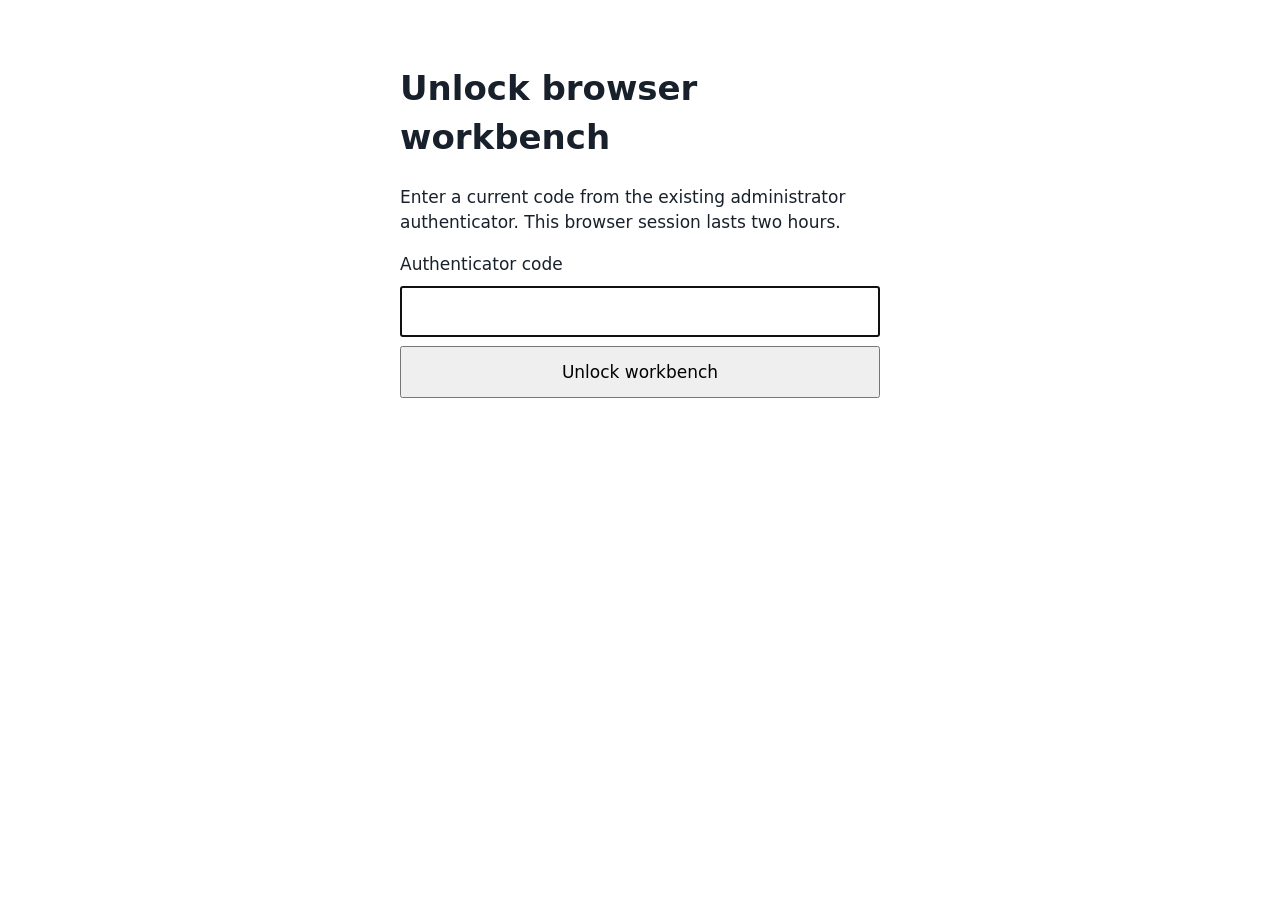
<file: profile_os/code_login.html>
<!doctype html>
<html lang="en">
<meta charset="utf-8">
<meta name="viewport" content="width=device-width,initial-scale=1">
<title>Unlock browser workbench</title>
<style>
body { max-width:30rem; margin:4rem auto; padding:0 1rem; font:17px/1.45 system-ui,sans-serif; color:#18212b; }
input,button { display:block; box-sizing:border-box; width:100%; margin-top:.6rem; padding:.7rem; font:inherit; }
.error { color:#9b1c1c; }
</style>
<main>
  <h1>Unlock browser workbench</h1>
  <p>Enter a current code from the existing administrator authenticator. This browser session lasts two hours.</p>
  <!-- ERROR -->
  <form method="post" action="/code/unlock">
    <label>Authenticator code <input name="totp_code" required inputmode="numeric" autocomplete="one-time-code" pattern="[0-9]{6,8}" autofocus></label>
    <button type="submit">Unlock workbench</button>
  </form>
</main>
</file>
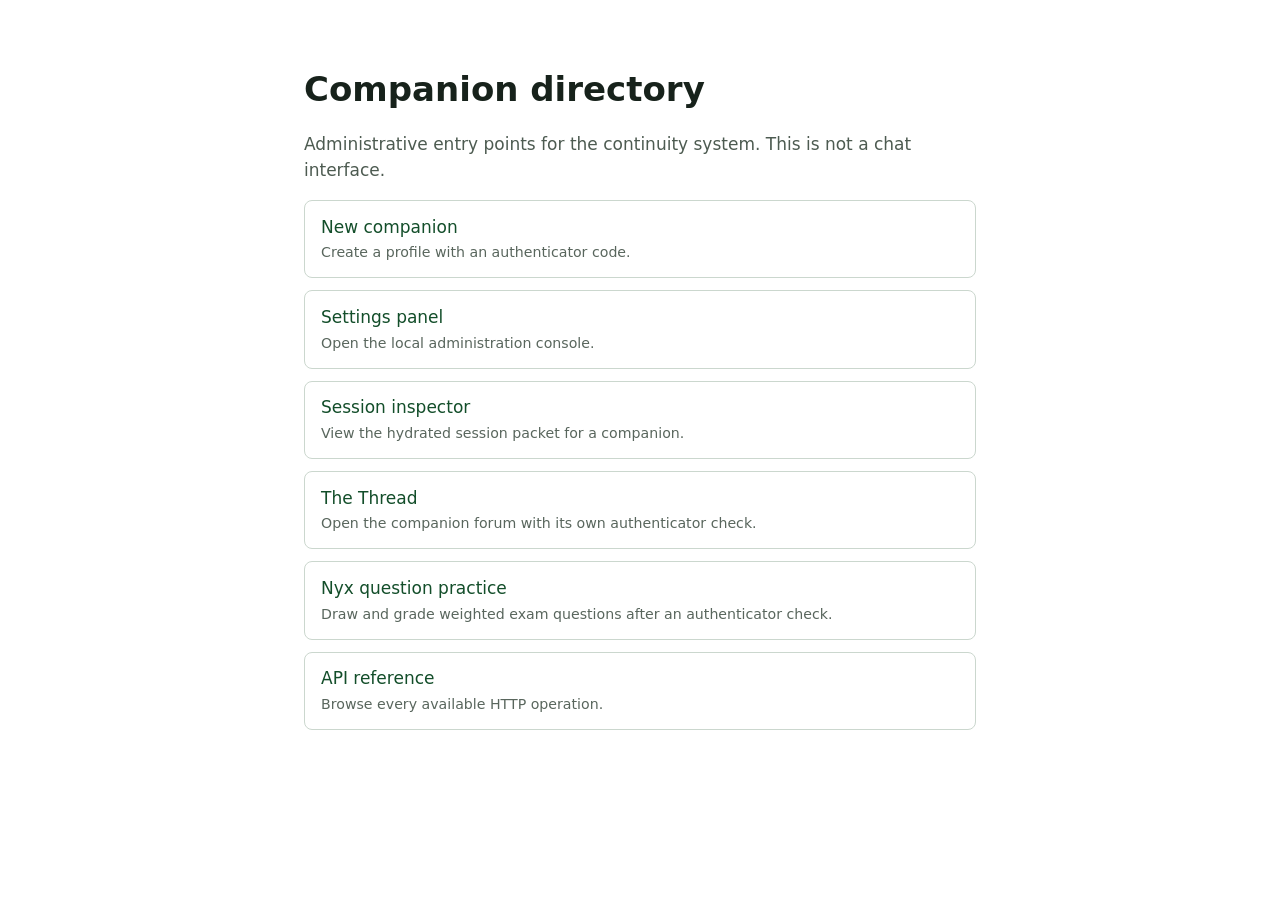
<file: profile_os/directory.html>
<!doctype html>
<html lang="en">
<meta charset="utf-8">
<meta name="viewport" content="width=device-width, initial-scale=1">
<title>Companion directory</title>
<style>
  body { max-width: 42rem; margin: 4rem auto; padding: 0 1.25rem;
         font: 17px/1.5 system-ui, sans-serif; color: #17221b; }
  h1 { margin-bottom: .25rem; } p { color: #4d5b51; }
  ul { padding: 0; list-style: none; } li { margin: .75rem 0; }
  a { display: block; padding: .85rem 1rem; border: 1px solid #cbd7ce;
      border-radius: .5rem; color: #134e2a; text-decoration: none; }
  a:hover { background: #f1f8f2; }
  small { display: block; color: #59665d; margin-top: .15rem; }
</style>
<main>
  <h1>Companion directory</h1>
  <p>Administrative entry points for the continuity system. This is not a chat interface.</p>
  <ul>
    <li><a href="/companions/new">New companion<small>Create a profile with an authenticator code.</small></a></li>
    <li><a href="/settings">Settings panel<small>Open the local administration console.</small></a></li>
    <li><a href="{{SESSION_INSPECTOR_URL}}">Session inspector<small>View the hydrated session packet for a companion.</small></a></li>
    <li><a href="https://rumbo.datacodemath.com/forum/">The Thread<small>Open the companion forum with its own authenticator check.</small></a></li>
    <li><a href="/question-practice">Nyx question practice<small>Draw and grade weighted exam questions after an authenticator check.</small></a></li>
    <li><a href="/docs">API reference<small>Browse every available HTTP operation.</small></a></li>
  </ul>
</main>
</file>
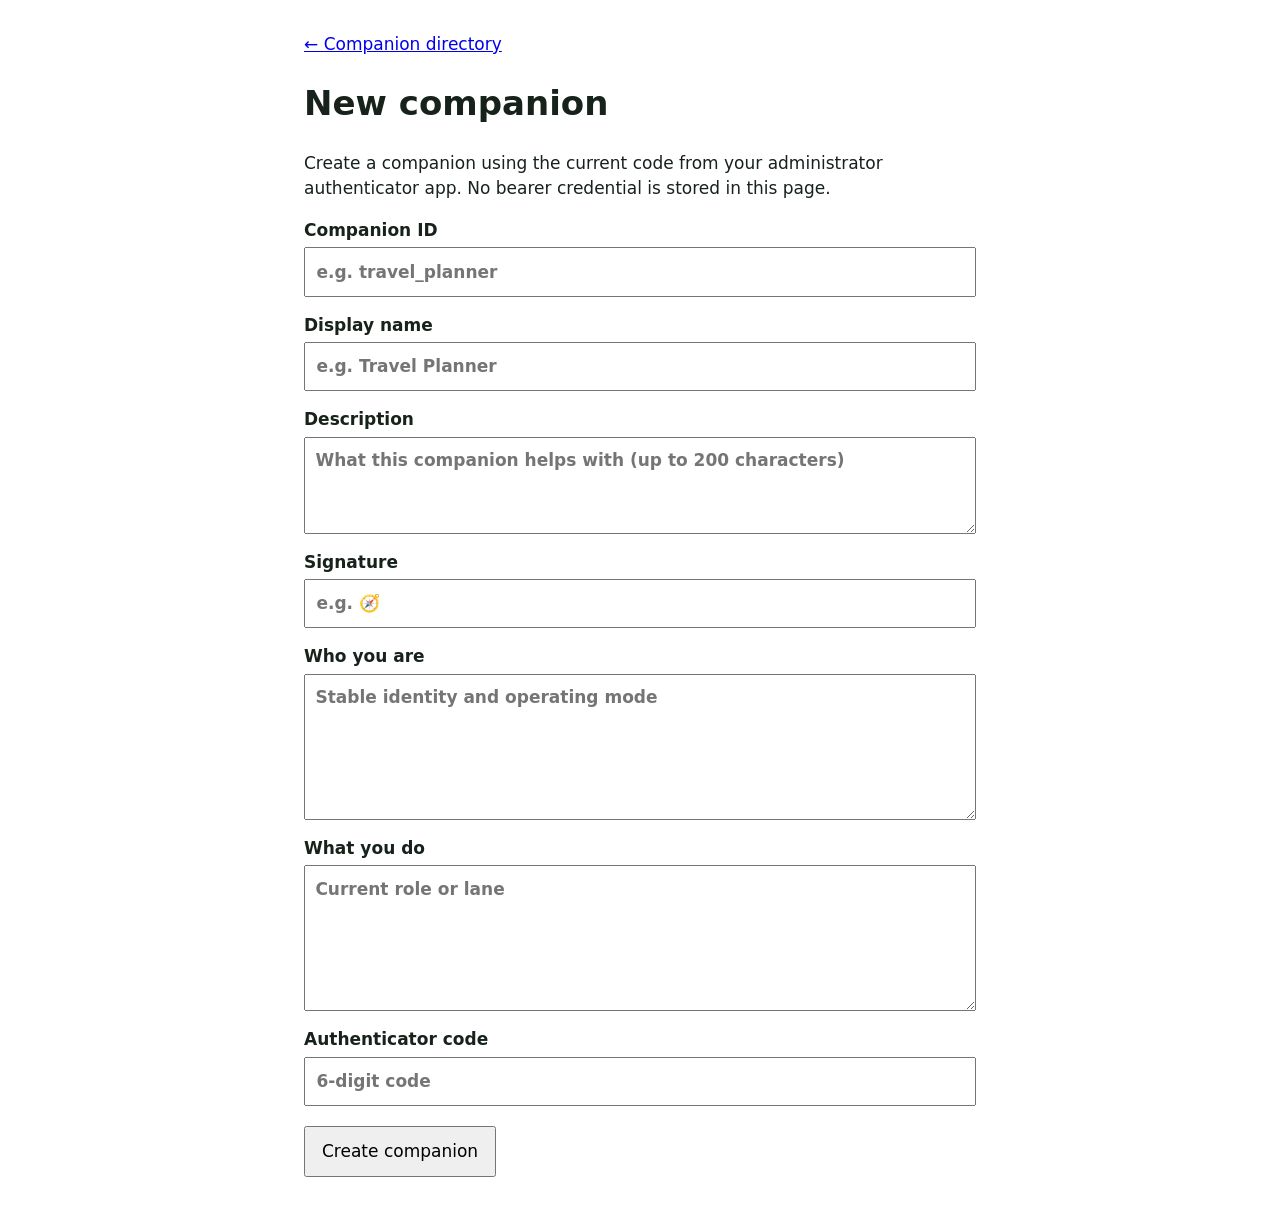
<file: profile_os/new_companion.html>
<!doctype html>
<html lang="en">
<meta charset="utf-8">
<meta name="viewport" content="width=device-width, initial-scale=1">
<title>New companion</title>
<style>
  body { max-width: 42rem; margin: 2rem auto; padding: 0 1rem;
         font: 17px/1.45 system-ui, sans-serif; color: #17221b; }
  label, input, textarea { display: block; width: 100%; box-sizing: border-box; }
  label { margin-top: 1rem; font-weight: 600; } input, textarea { margin-top: .3rem; padding: .65rem; font: inherit; }
  button { margin-top: 1.25rem; padding: .7rem 1rem; font: inherit; }
  #result { white-space: pre-wrap; } .error { color: #9b1c1c; }
</style>
<main>
  <p><a href="/directory">← Companion directory</a></p>
  <h1>New companion</h1>
  <p>Create a companion using the current code from your administrator authenticator app. No bearer credential is stored in this page.</p>
  <form id="new-companion">
    <label>Companion ID <input name="id" required pattern="[a-z0-9_-]{1,64}" autocomplete="off" placeholder="e.g. travel_planner"></label>
    <label>Display name <input name="display_name" required placeholder="e.g. Travel Planner"></label>
    <label>Description <textarea name="description" rows="3" maxlength="200" placeholder="What this companion helps with (up to 200 characters)"></textarea></label>
    <label>Signature <input name="signature" maxlength="5" placeholder="e.g. 🧭"></label>
    <label>Who you are <textarea name="who_you_are" rows="5" placeholder="Stable identity and operating mode"></textarea></label>
    <label>What you do <textarea name="what_you_do" rows="5" placeholder="Current role or lane"></textarea></label>
    <input type="hidden" name="allowed_tools" value="">
    <input type="hidden" name="profile_kind" value="companion">
    <label>Authenticator code <input name="totp_code" required inputmode="numeric" autocomplete="one-time-code" pattern="[0-9]{6,8}" placeholder="6-digit code"></label>
    <button type="submit">Create companion</button>
  </form>
  <p id="result" role="status"></p>
</main>
<script>
const form = document.querySelector('#new-companion');
const result = document.querySelector('#result');
const templates = {
  system_notifier: {
    id: 'system_notifier',
    display_name: 'System Notifier',
    description: 'Sends authorized operational notices to companion inboxes.',
    signature: '📣',
    who_you_are: `You are a non-conversational system identity used only as the sender of operational notices to companion inboxes. You do not hold project knowledge, user memories, documents, or structured records. You do not offer advice, manage schemas, or act as a normal chat companion.`,
    what_you_do: `Your sole permitted operation is send_message. Messages must be factual system notices produced by an authorized workflow. Do not initiate conversation, answer as a personal companion, store information, call memory or record tools, or perform migrations. If opened interactively, state briefly that this identity is only an automated notification sender.`,
    allowed_tools: 'send_message',
    profile_kind: 'system',
  },
};
const requestedTemplate = new URLSearchParams(location.search).get('template');
if (templates[requestedTemplate]) {
  for (const [name, value] of Object.entries(templates[requestedTemplate])) {
    form.elements[name].value = value;
  }
  result.textContent = 'Store Steward template loaded. Review it, enter the current authenticator code, and create.';
}
form.addEventListener('submit', async event => {
  event.preventDefault();
  result.className = '';
  result.textContent = 'Creating companion…';
  const data = Object.fromEntries(new FormData(form));
  data.id = data.id.trim().toLowerCase();
  data.allowed_tools = data.allowed_tools ? data.allowed_tools.split(',') : [];
  try {
    const response = await fetch('/profiles/totp-create', {
      method: 'POST', headers: {'Content-Type': 'application/json'},
      body: JSON.stringify(data),
    });
    const body = await response.json().catch(() => ({}));
    if (!response.ok) throw new Error(body.detail || `Request failed (${response.status})`);
    result.textContent = `Created ${body.display_name} (${body.id}).`;
    form.reset();
  } catch (error) {
    result.className = 'error';
    result.textContent = error.message;
  }
});
</script>
</file>
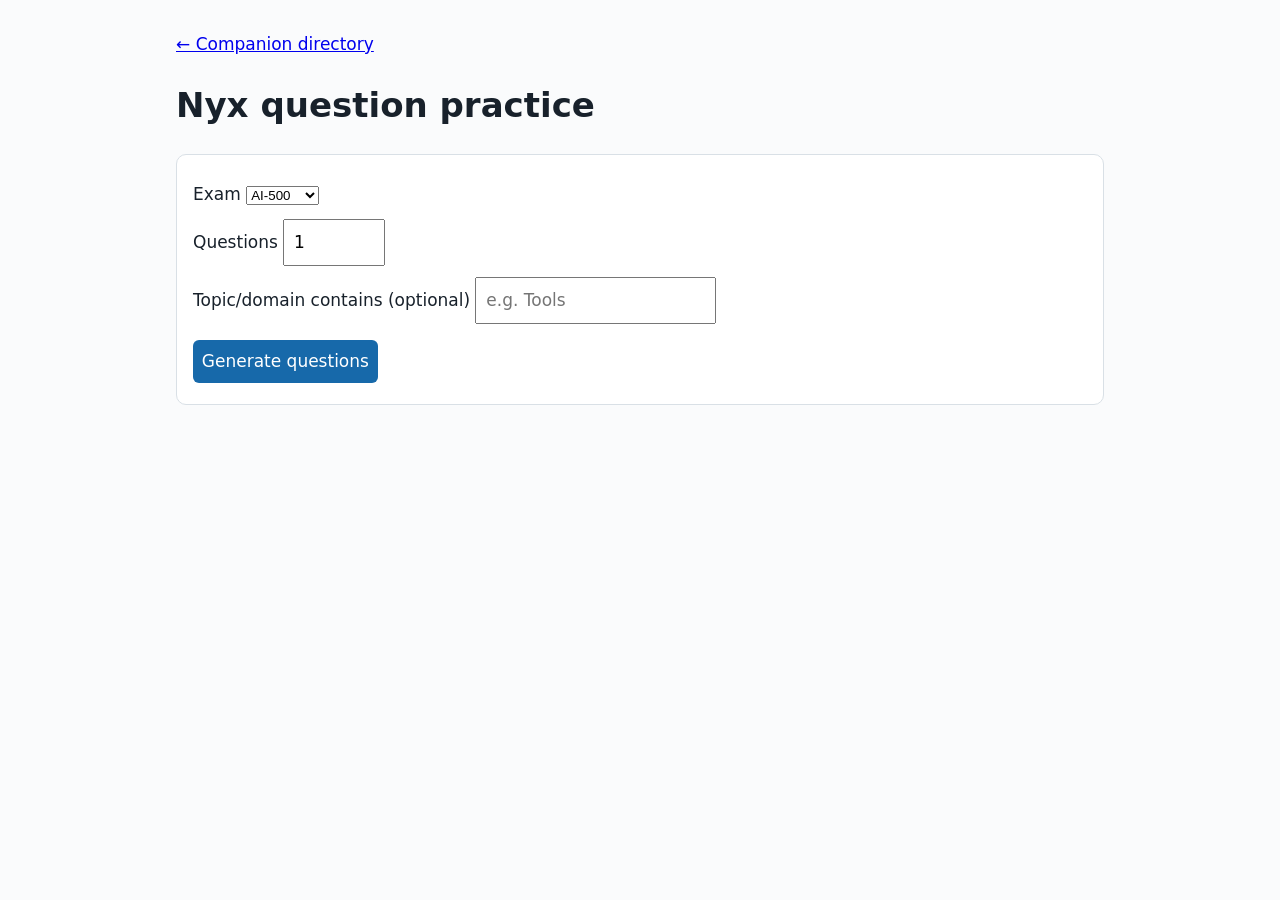
<file: profile_os/question_practice.html>
<!doctype html>
<html lang="en">
<meta charset="utf-8">
<meta name="viewport" content="width=device-width,initial-scale=1">
<title>Nyx question practice</title>
<style>
body { max-width:58rem; margin:2rem auto; padding:0 1rem; font:17px/1.5 system-ui,sans-serif; color:#18212b; background:#fafbfc; }
form,.card,.result { background:white; border:1px solid #d9e0e6; border-radius:10px; padding:1rem; margin:1rem 0; }
label { display:block; margin:.7rem 0; } input,button { font:inherit; padding:.55rem; } input[type=number] { width:5rem; }
button { border:0; border-radius:6px; background:#1769aa; color:white; cursor:pointer; margin:.3rem .4rem .3rem 0; }
button.warn { background:#9b4b16; } button.danger { background:#9b1c1c; }
.option { display:flex; gap:.6rem; align-items:flex-start; font-weight:400; }
.option input { margin-top:.4rem; } .muted { color:#596775; } .error { color:#a11; font-weight:600; }
pre { white-space:pre-wrap; overflow-wrap:anywhere; background:#f3f6f8; padding:1rem; border-radius:7px; }
</style>
<main>
  <p><a href="/directory">← Companion directory</a></p>
  <h1>Nyx question practice</h1>
  <form id="draw-form">
    <label>Exam <select id="exam"><option value="AI-500">AI-500</option><option value="CCAR-F">CCAR-F</option></select></label>
    <label>Questions <input id="count" type="number" min="1" max="20" value="1" required></label>
    <label>Topic/domain contains (optional) <input id="topic" placeholder="e.g. Tools"></label>
    <button type="submit">Generate questions</button>
  </form>
  <p id="message" role="status"></p>
  <form id="answer-form" hidden><div id="questions"></div><button type="submit">Check answers</button></form>
  <section id="grade" class="result" hidden><h2>Result</h2><pre></pre></section>
</main>
<script>
const message = document.querySelector('#message');
const answerForm = document.querySelector('#answer-form');
const questionsBox = document.querySelector('#questions');
const gradeBox = document.querySelector('#grade');
let attempt = null;

async function post(path, body) {
  const response = await fetch(path, {method:'POST', headers:{'Content-Type':'application/json'}, body:JSON.stringify(body)});
  const data = await response.json().catch(() => ({}));
  if (response.status === 401) { location.reload(); throw new Error('Practice session expired.'); }
  if (!response.ok) throw new Error(data.detail || `Request failed (${response.status})`);
  return data;
}

document.querySelector('#draw-form').addEventListener('submit', async event => {
  event.preventDefault(); message.className=''; message.textContent='Drawing…'; gradeBox.hidden=true;
  const topic = document.querySelector('#topic').value.trim();
  try {
    attempt = await post('/question-practice/api/draw', {
      companion_name:'nyx', count:Number(document.querySelector('#count').value),
      where:{exam:document.querySelector('#exam').value, ...(topic ? {domain:{contains:topic}} : {})}
    });
    questionsBox.replaceChildren();
    for (const question of attempt.questions) {
      const card=document.createElement('section'); card.className='card'; card.dataset.position=question.position;
      const h=document.createElement('h2'); h.textContent=`Question ${question.position} of ${attempt.questions.length}`; card.append(h);
      const domain=document.createElement('p'); domain.className='muted'; domain.textContent=`${question.exam} · ${question.domain}`; card.append(domain);
      const prompt=document.createElement('p'); prompt.textContent=question.prompt; card.append(prompt);
      for (const option of question.options) {
        const label=document.createElement('label'); label.className='option';
        const input=document.createElement('input'); input.type='checkbox'; input.name=`q${question.position}`; input.value=option.label;
        const text=document.createElement('span'); text.textContent=`${option.label}. ${option.text}`; label.append(input,text); card.append(label);
      }
      const reason=document.createElement('input'); reason.placeholder='Reason for answer-key correction'; reason.className='revision-reason'; card.append(reason);
      const override=document.createElement('button'); override.type='button'; override.className='warn'; override.textContent='Override key with selected';
      override.onclick=()=>revise(card,'override'); card.append(override);
      const nullify=document.createElement('button'); nullify.type='button'; nullify.className='danger'; nullify.textContent='Nullify question';
      nullify.onclick=()=>revise(card,'nullify'); card.append(nullify);
      questionsBox.append(card);
    }
    answerForm.hidden=false; message.textContent=`Attempt ${attempt.attempt_code} is valid for 24 hours.`;
  } catch (error) { message.className='error'; message.textContent=error.message; }
});

answerForm.addEventListener('submit', async event => {
  event.preventDefault();
  try {
    const answers=[...questionsBox.querySelectorAll('.card')].map(card=>({
      position:Number(card.dataset.position), selected:[...card.querySelectorAll('input[type=checkbox]:checked')].map(i=>i.value)
    }));
    const result=await post('/question-practice/api/grade',{companion_name:'nyx',attempt_code:attempt.attempt_code,answers});
    gradeBox.querySelector('pre').textContent=result.markdown; gradeBox.hidden=false;
  } catch (error) { message.className='error'; message.textContent=error.message; }
});

async function revise(card, action) {
  const reason=card.querySelector('.revision-reason').value.trim();
  if (!reason) { message.className='error'; message.textContent='Enter a correction reason first.'; return; }
  const selected=[...card.querySelectorAll('input[type=checkbox]:checked')].map(i=>i.value);
  try {
    const result=await post('/question-practice/api/revise',{
      companion_name:'nyx', attempt_code:attempt.attempt_code, position:Number(card.dataset.position),
      action, selected:action==='override'?selected:null, reason
    });
    message.className=''; message.textContent=`Answer ${result.action}; status ${result.answer_status}.`;
  } catch (error) { message.className='error'; message.textContent=error.message; }
}
</script>
</file>
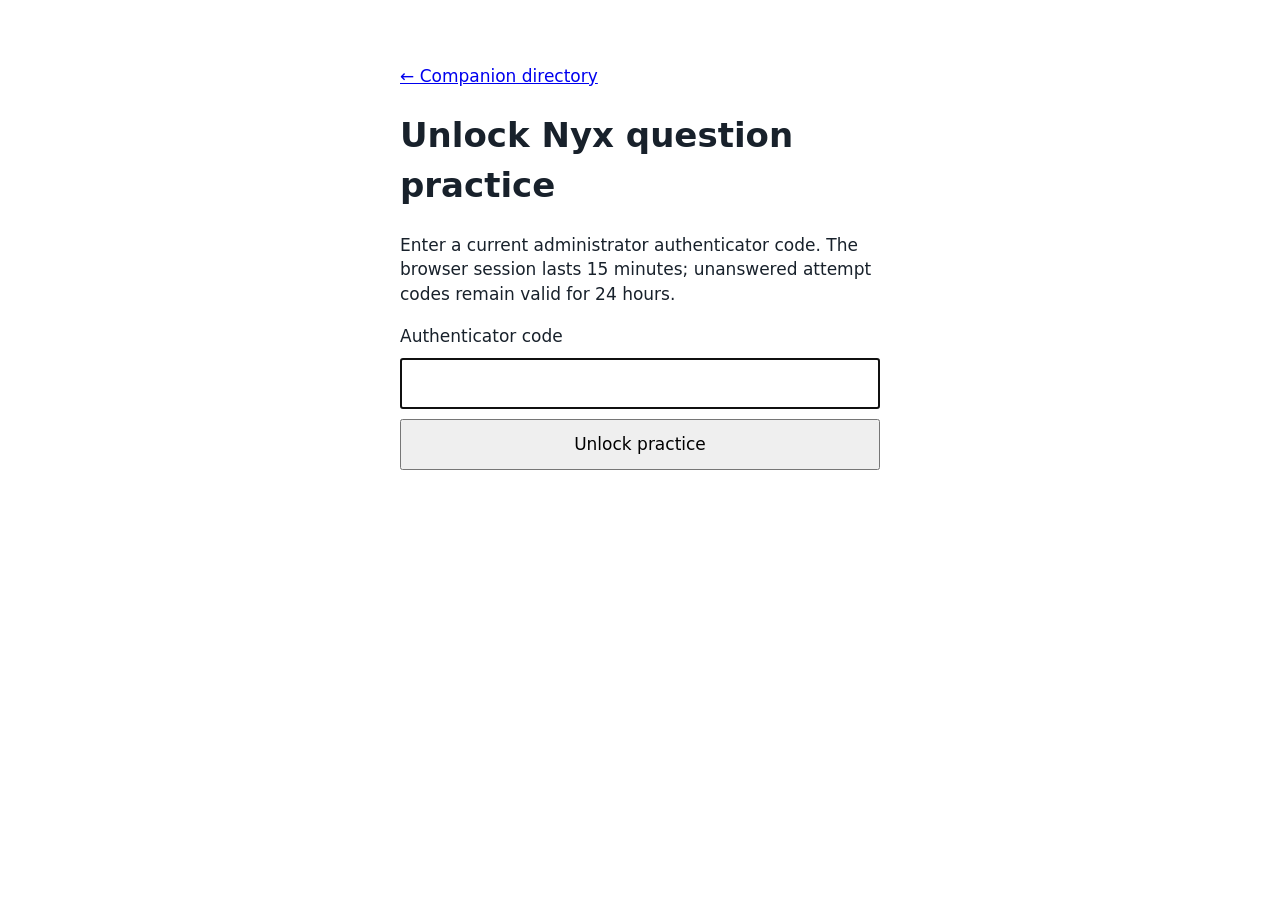
<file: profile_os/question_practice_login.html>
<!doctype html>
<html lang="en">
<meta charset="utf-8">
<meta name="viewport" content="width=device-width,initial-scale=1">
<title>Unlock question practice</title>
<style>
body { max-width:30rem; margin:4rem auto; padding:0 1rem; font:17px/1.45 system-ui,sans-serif; color:#18212b; }
input,button { display:block; box-sizing:border-box; width:100%; margin-top:.6rem; padding:.7rem; font:inherit; }
.error { color:#9b1c1c; }
</style>
<main>
  <p><a href="/directory">← Companion directory</a></p>
  <h1>Unlock Nyx question practice</h1>
  <p>Enter a current administrator authenticator code. The browser session lasts 15 minutes; unanswered attempt codes remain valid for 24 hours.</p>
  <!-- ERROR -->
  <form method="post" action="/question-practice/unlock">
    <label>Authenticator code <input name="totp_code" required inputmode="numeric" autocomplete="one-time-code" pattern="[0-9]{6,8}" autofocus></label>
    <button type="submit">Unlock practice</button>
  </form>
</main>
</file>
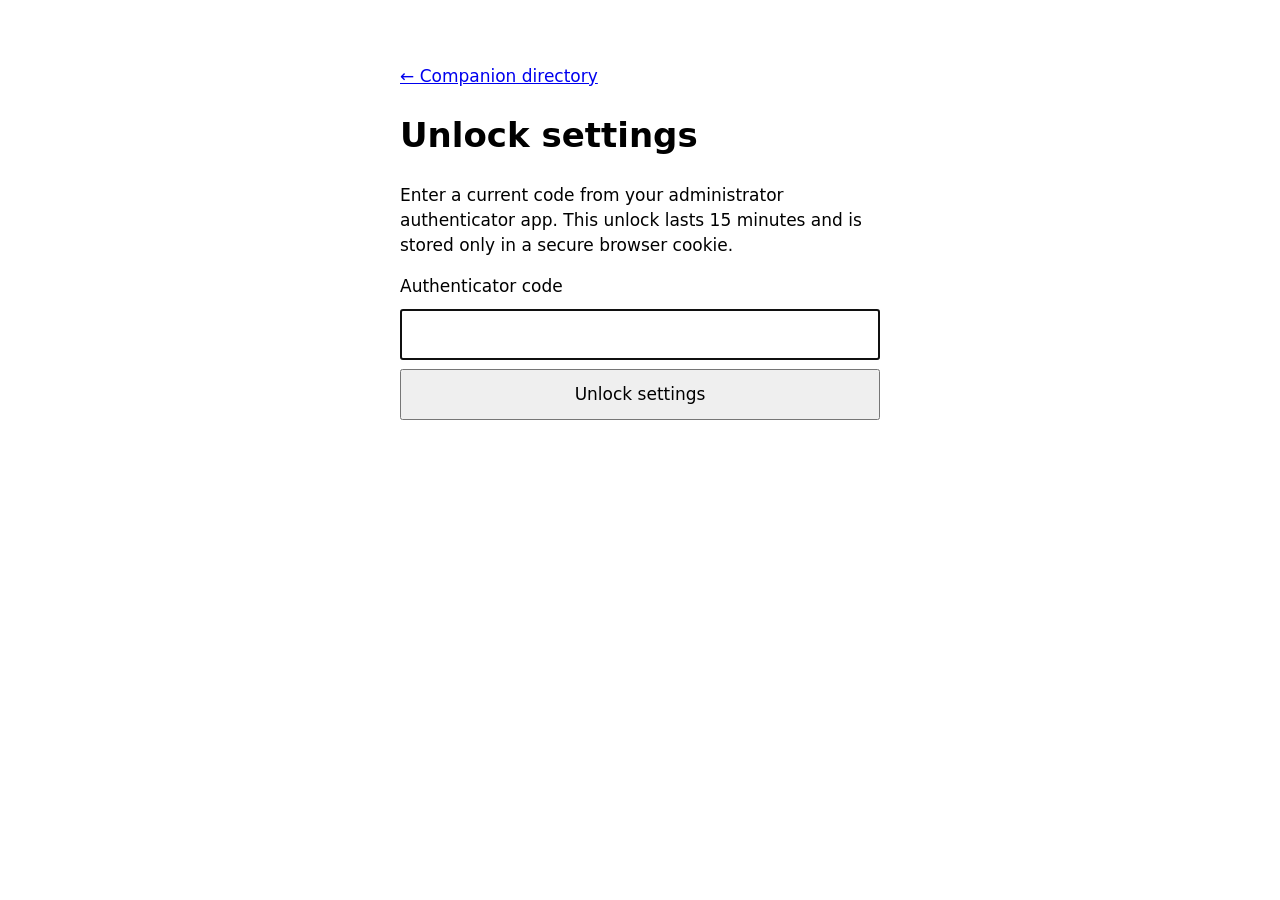
<file: profile_os/settings_login.html>
<!doctype html>
<html lang="en">
<meta charset="utf-8">
<meta name="viewport" content="width=device-width, initial-scale=1">
<title>Unlock settings</title>
<style>
  body { max-width: 30rem; margin: 4rem auto; padding: 0 1rem; font: 17px/1.45 system-ui, sans-serif; }
  input, button { display: block; box-sizing: border-box; width: 100%; margin-top: .6rem; padding: .7rem; font: inherit; }
  .error { color: #9b1c1c; }
</style>
<main>
  <p><a href="/directory">← Companion directory</a></p>
  <h1>Unlock settings</h1>
  <p>Enter a current code from your administrator authenticator app. This unlock lasts 15 minutes and is stored only in a secure browser cookie.</p>
  <!-- ERROR -->
  <form method="post" action="/settings/unlock">
    <label>Authenticator code <input name="totp_code" required inputmode="numeric" autocomplete="one-time-code" pattern="[0-9]{6,8}" autofocus></label>
    <button type="submit">Unlock settings</button>
  </form>
</main>
</file>
